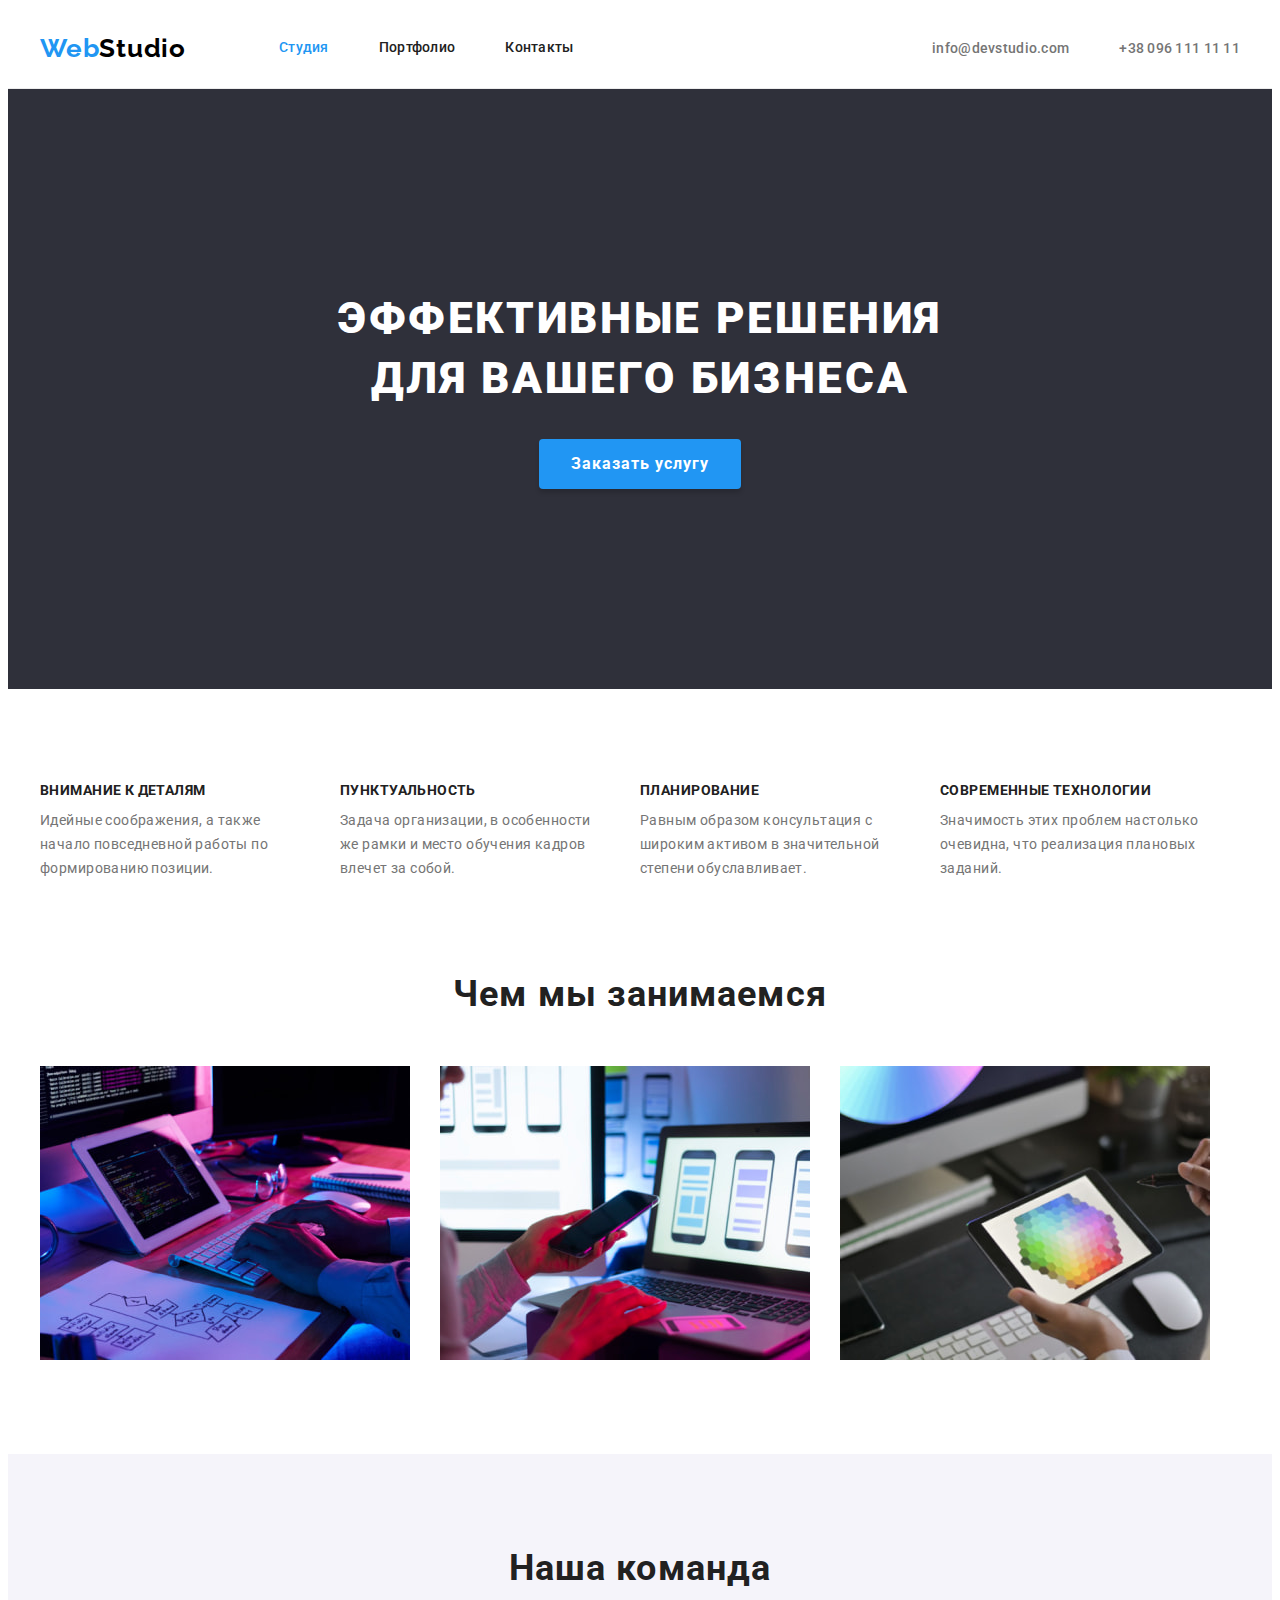
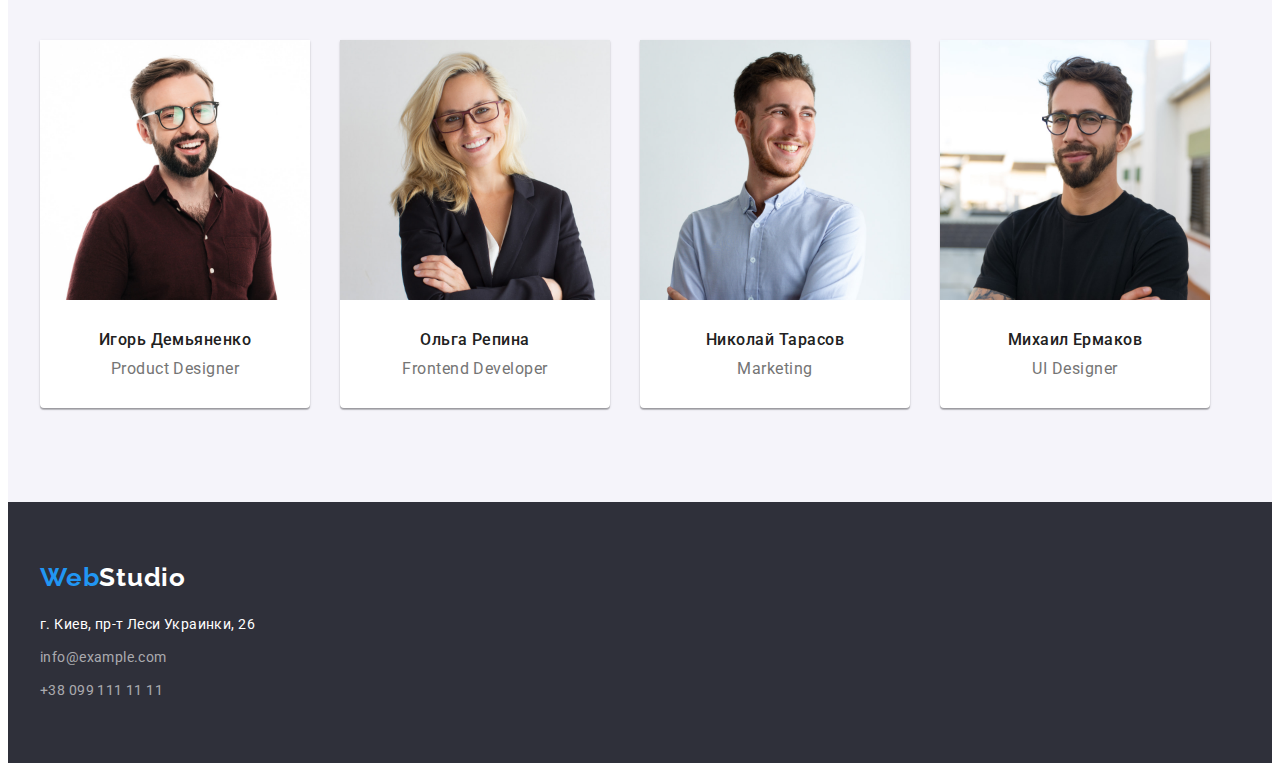
<file: index.html>
<!DOCTYPE html>
<html lang="ru">
  <head>
    <meta charset="UTF-8" />
    <meta http-equiv="X-UA-Compatible" content="IE=edge" />
    <meta name="viewport" content="width=device-width, initial-scale=1.0" />
    <title>Студия</title>
    <link rel="preconnect" href="https://fonts.googleapis.com" />
    <link rel="preconnect" href="https://fonts.gstatic.com" crossorigin />
    <link
      href="https://fonts.googleapis.com/css2?family=Raleway:wght@700&family=Roboto:wght@400;500;700;900&display=swap"
      rel="stylesheet"
    />
    <link
      rel="stylesheet"
      href="https://cdnjs.cloudflare.com/ajax/libs/modern-normalize/1.1.0/modern-normalize.min.css"
      integrity="sha512-wpPYUAdjBVSE4KJnH1VR1HeZfpl1ub8YT/NKx4PuQ5NmX2tKuGu6U/JRp5y+Y8XG2tV+wKQpNHVUX03MfMFn9Q=="
      crossorigin="anonymous"
      referrerpolicy="no-referrer"
    />
    <link rel="stylesheet" href="./css/styles.css" />
  </head>
  <body>
    <header class="header">
      <div class="container header-container">
        <nav class="navigation">
          <a class="link-logo link header-logo" href="./index.html" lang="en"
            >Web<span class="logo-studio">Studio</span>
          </a>
          <ul class="nav-list list">
            <li class="nav-item">
              <a class="nav-link link current" href="./index.html">Студия</a>
            </li>
            <li class="nav-item">
              <a class="nav-link link" href="./portfolio.html">Портфолио</a>
            </li>
            <li class="nav-item">
              <a class="nav-link link" href="#">Контакты</a>
            </li>
          </ul>
        </nav>
        <ul class="contacts list">
          <li class="contacts-item">
            <a class="contacts-link link" href="mailto:info@devstudio.com">info@devstudio.com</a>
          </li>
          <li class="contacts-item">
            <a class="contacts-link link" href="tel:+380961111111">+38 096 111 11 11</a>
          </li>
        </ul>
      </div>
    </header>
    <main>
      <!--Секция Hero-->
      <section class="hero section">
        <div class="container">
          <h1 class="hero-title">Эффективные решения для вашего бизнеса</h1>
          <button class="hero-btn" type="button">Заказать услугу</button>
        </div>
      </section>
      <!--Особенности-->
      <section class="benefits section">
        <div class="container">
          <h2 class="section-title visually-hidden">Особенности</h2>
          <ul class="benefits-list list">
            <li class="benefits-item">
              <h3 class="benefits-title">Внимание к деталям</h3>
              <p class="benefits-text">
                Идейные соображения, а также начало повседневной работы по формированию позиции.
              </p>
            </li>
            <li class="benefits-item">
              <h3 class="benefits-title">Пунктуальность</h3>
              <p class="benefits-text">
                Задача организации, в особенности же рамки и место обучения кадров влечет за собой.
              </p>
            </li>
            <li class="benefits-item">
              <h3 class="benefits-title">Планирование</h3>
              <p class="benefits-text">
                Равным образом консультация с широким активом в значительной степени обуславливает.
              </p>
            </li>
            <li class="benefits-item">
              <h3 class="benefits-title">Современные технологии</h3>
              <p class="benefits-text">
                Значимость этих проблем настолько очевидна, что реализация плановых заданий.
              </p>
            </li>
          </ul>
        </div>
      </section>
      <!--Чем мы занимаемся-->
      <section class="work section">
        <div class="container">
          <h2 class="section-title">Чем мы занимаемся</h2>
          <ul class="work-list list">
            <li class="work-item">
              <img
                class="work-img"
                src="./images/work/box-1.jpg"
                alt="Разроботка структуры сайта"
                width="370"
                height="294"
              />
            </li>
            <li class="work-item">
              <img
                class="work-img"
                src="./images/work/box-2.jpg"
                alt="Адаптивная разработка"
                width="370"
                height="294"
              />
            </li>
            <li class="work-item">
              <img
                class="work-img"
                src="./images/work/box-3.jpg"
                alt="Цветовой дизайн"
                width="370"
                height="294"
              />
            </li>
          </ul>
        </div>
      </section>
      <!--Наша команда-->
      <section class="team section">
        <div class="container">
          <h2 class="section-title">Наша команда</h2>
          <ul class="team-list list">
            <li class="team-item">
              <img
                class="members-img"
                src="./images/team/product-designer.jpg"
                alt="Игорь Демьяненко"
                width="270"
                height="260"
              />
              <div class="members-group">
                <h3 class="members-title">Игорь Демьяненко</h3>
                <p class="members-position" lang="en">Product Designer</p>
              </div>
            </li>
            <li class="team-item">
              <img
                class="members-img"
                src="./images/team/frontend-developer.jpg"
                alt="Ольга Репина"
                width="270"
                height="260"
              />
              <div class="members-group">
                <h3 class="members-title">Ольга Репина</h3>
                <p class="members-position" lang="en">Frontend Developer</p>
              </div>
            </li>
            <li class="team-item">
              <img
                class="members-img"
                src="./images/team/marketing.jpg"
                alt="Николай Тарасов"
                width="270"
                height="260"
              />
              <div class="members-group">
                <h3 class="members-title">Николай Тарасов</h3>
                <p class="members-position" lang="en">Marketing</p>
              </div>
            </li>
            <li class="team-item">
              <img
                class="members-img"
                src="./images/team/ui-designer.jpg"
                alt="Михаил Ермаков"
                width="270"
                height="260"
              />
              <div class="members-group">
                <h3 class="members-title">Михаил Ермаков</h3>
                <p class="members-position" lang="en">UI Designer</p>
              </div>
            </li>
          </ul>
        </div>
      </section>
    </main>
    <footer class="footer">
      <div class="container">
        <a class="link-logo link footer-logo" href="./index.html" lang="en"
          >Web<span class="footer-logo-studio">Studio</span>
        </a>
        <address class="footer-address">
          <ul class="footer-list list">
            <li class="footer-item">
              <a
                class="footer-address link"
                href="https://maps.app.goo.gl/owwXhyqhxYpqnWEB8"
                target="_blank"
                rel="noreferrer noopener"
                >г. Киев, пр-т Леси Украинки, 26</a
              >
            </li>
            <li class="footer-item">
              <a class="footer-contact-item link" href="mailto:info@example.com"
                >info@example.com</a
              >
            </li>
            <li class="footer-item">
              <a class="footer-contact-item link" href="tel:+380991111111">+38 099 111 11 11</a>
            </li>
          </ul>
        </address>
      </div>
    </footer>
  </body>
</html>
</file>
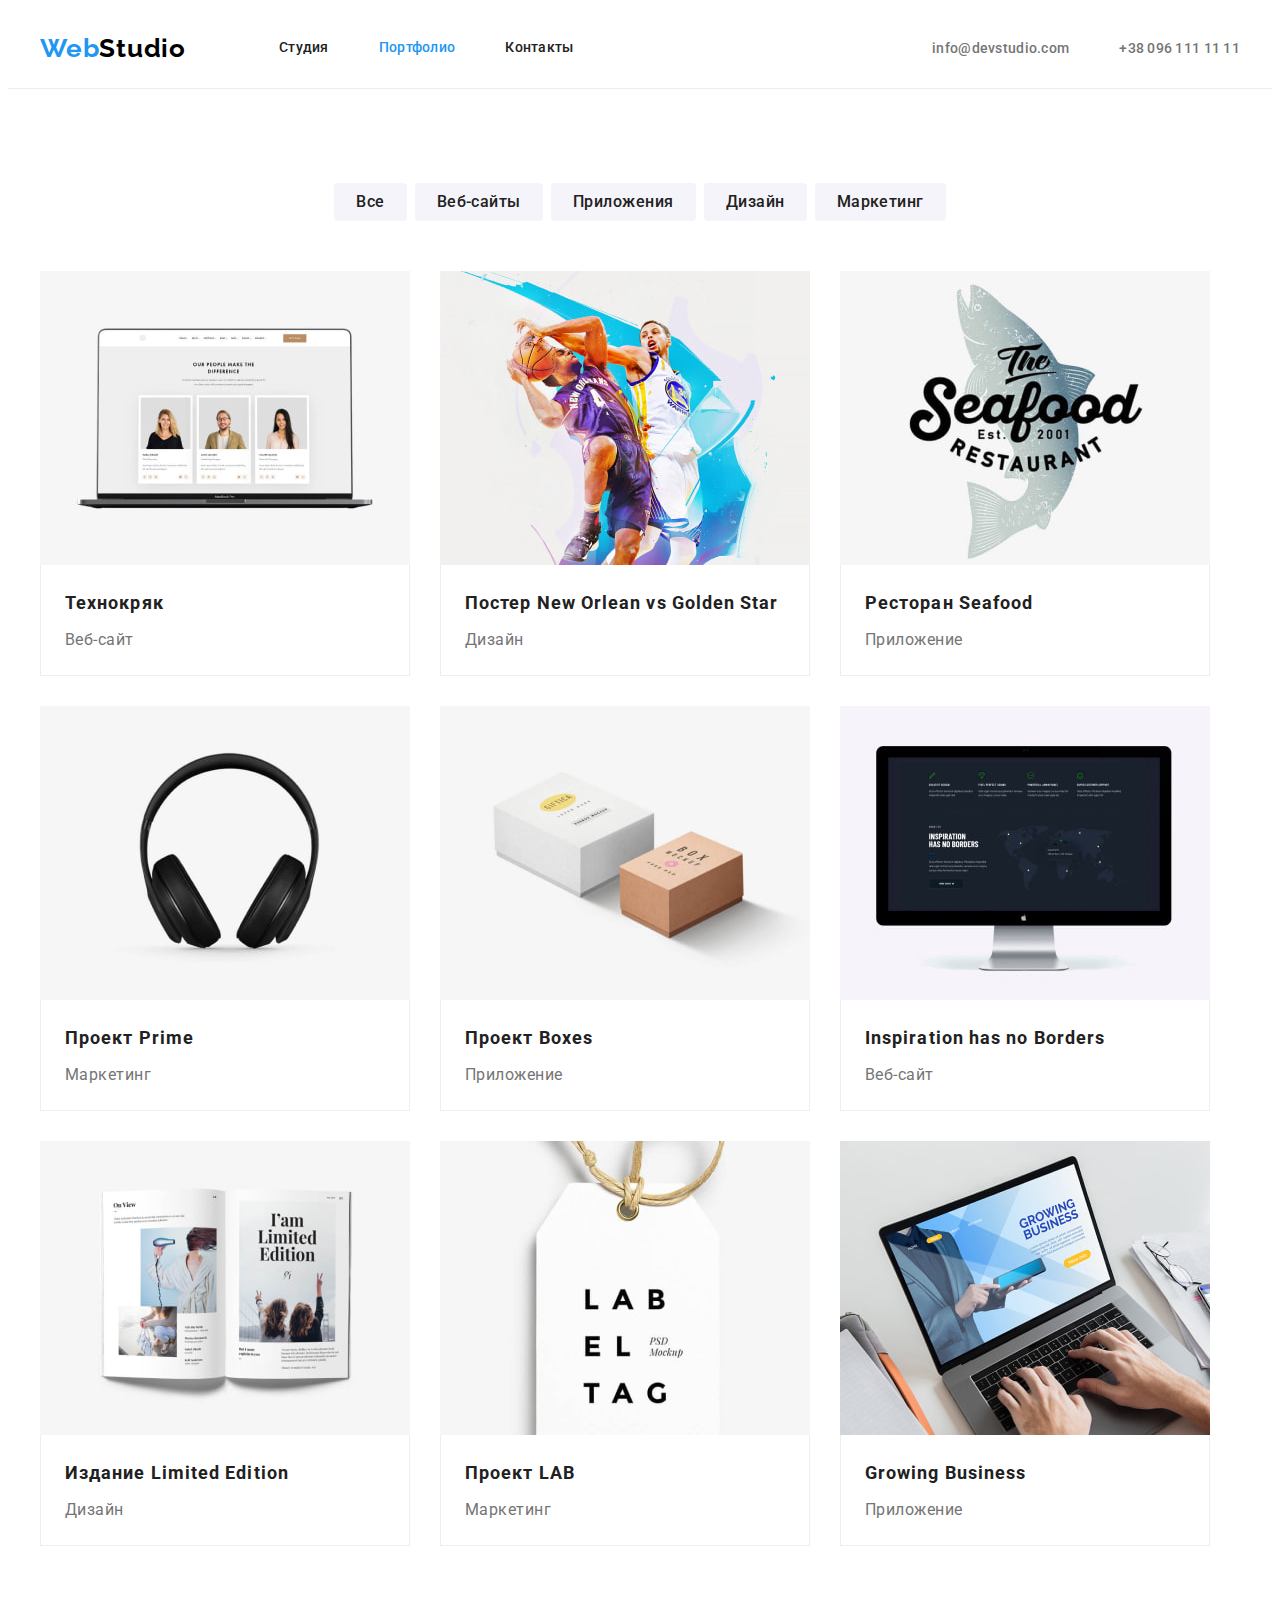
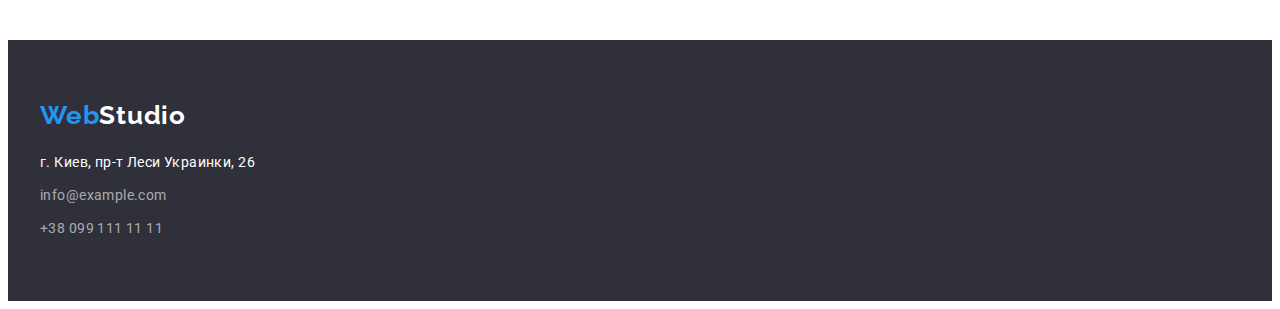
<file: portfolio.html>
<!DOCTYPE html>
<html lang="ru">
  <head>
    <meta charset="UTF-8" />
    <meta http-equiv="X-UA-Compatible" content="IE=edge" />
    <meta name="viewport" content="width=device-width, initial-scale=1.0" />
    <title>Портфолио</title>
    <link rel="preconnect" href="https://fonts.googleapis.com" />
    <link rel="preconnect" href="https://fonts.gstatic.com" crossorigin />
    <link
      href="https://fonts.googleapis.com/css2?family=Raleway:wght@700&family=Roboto:wght@400;500;700;900&display=swap"
      rel="stylesheet"
    />
    <link
      rel="stylesheet"
      href="https://cdnjs.cloudflare.com/ajax/libs/modern-normalize/1.1.0/modern-normalize.min.css"
      integrity="sha512-wpPYUAdjBVSE4KJnH1VR1HeZfpl1ub8YT/NKx4PuQ5NmX2tKuGu6U/JRp5y+Y8XG2tV+wKQpNHVUX03MfMFn9Q=="
      crossorigin="anonymous"
      referrerpolicy="no-referrer"
    />
    <link rel="stylesheet" href="./css/styles.css" />
  </head>
  <body>
    <header class="header">
      <div class="container header-container">
        <nav class="navigation">
          <a class="link-logo link header-logo" href="./index.html" lang="en"
            >Web<span class="logo-studio">Studio</span>
          </a>
          <ul class="nav-list list">
            <li class="nav-item">
              <a class="nav-link link" href="./index.html">Студия</a>
            </li>
            <li class="nav-item">
              <a class="nav-link link current" href="./portfolio.html">Портфолио</a>
            </li>
            <li class="nav-item">
              <a class="nav-link link" href="#">Контакты</a>
            </li>
          </ul>
        </nav>
        <ul class="contacts list">
          <li class="contacts-item">
            <a class="contacts-link link" href="mailto:info@devstudio.com">info@devstudio.com</a>
          </li>
          <li class="contacts-item">
            <a class="contacts-link link" href="tel:+380961111111">+38 096 111 11 11</a>
          </li>
        </ul>
      </div>
    </header>
    <main>
      <!--Главная секция Портфолио-->
      <section class="portfolio section">
        <div class="container">
          <h1 class="section-title visually-hidden">Портфолио</h1>
          <ul class="portfolio-list list">
            <li class="portfolio-item">
              <button class="portfolio-btn" type="button">Все</button>
            </li>
            <li class="portfolio-item">
              <button class="portfolio-btn" type="button">Веб-сайты</button>
            </li>
            <li class="portfolio-item">
              <button class="portfolio-btn" type="button">Приложения</button>
            </li>
            <li class="portfolio-item">
              <button class="portfolio-btn" type="button">Дизайн</button>
            </li>
            <li class="portfolio-item">
              <button class="portfolio-btn" type="button">Маркетинг</button>
            </li>
          </ul>

          <ul class="portfolio-cards list">
            <li class="portfolio-cards-item">
              <a class="portfolio-link" href="">
                <img
                  class="cards-img"
                  src="./images/portfolio/technokrak.jpg"
                  alt="Технокряк"
                  width="370"
                  height="294"
                />
                <div class="card-group">
                  <h2 class="cards-title">Технокряк</h2>
                  <p class="cards-text">Веб-сайт</p>
                </div>
              </a>
            </li>
            <li class="portfolio-cards-item">
              <a class="portfolio-link" href="#">
                <img
                  class="cards-img"
                  src="./images/portfolio/poster.jpg"
                  alt="Постер"
                  width="370"
                  height="294"
                />
                <div class="card-group">
                  <h2 class="cards-title">
                    Постер <span lang="en">New Orlean vs Golden Star</span>
                  </h2>
                  <p class="cards-text">Дизайн</p>
                </div>
              </a>
            </li>
            <li class="portfolio-cards-item">
              <a class="portfolio-link" href="#">
                <img
                  class="cards-img"
                  src="./images/portfolio/restaurant-seafood.jpg"
                  alt="Ресторан морепродуктов"
                  width="370"
                  height="294"
                />
                <div class="card-group">
                  <h2 class="cards-title">Ресторан <span>Seafood</span></h2>
                  <p class="cards-text">Приложение</p>
                </div>
              </a>
            </li>
            <li class="portfolio-cards-item">
              <a class="portfolio-link" href="#">
                <img
                  class="cards-img"
                  src="./images/portfolio/project-prime.jpg"
                  alt="Проект прайм"
                  width="370"
                  height="294"
                />
                <div class="card-group">
                  <h2 class="cards-title">Проект <span>Prime</span></h2>
                  <p class="cards-text">Маркетинг</p>
                </div>
              </a>
            </li>
            <li class="portfolio-cards-item">
              <a class="portfolio-link" href="#">
                <img
                  class="cards-img"
                  src="./images/portfolio/project-boxes.jpg"
                  alt="Проект коробка"
                  width="370"
                  height="294"
                />
                <div class="card-group">
                  <h2 class="cards-title">Проект <span lang="en">Boxes</span></h2>
                  <p class="cards-text">Приложение</p>
                </div>
              </a>
            </li>
            <li class="portfolio-cards-item">
              <a class="portfolio-link" href="#">
                <img
                  class="cards-img"
                  src="./images/portfolio/inspiration.jpg"
                  alt="Вдохновение не имеет границ "
                  width="370"
                  height="294"
                />
                <div class="card-group">
                  <h2 class="cards-title"><span lang="en">Inspiration has no Borders</span></h2>
                  <p class="cards-text">Веб-сайт</p>
                </div>
              </a>
            </li>
            <li class="portfolio-cards-item">
              <a class="portfolio-link" href="#">
                <img
                  class="cards-img"
                  src="./images/portfolio/limited-edition.jpg"
                  alt="Журнал даного издательства"
                  width="370"
                  height="294"
                />
                <div class="card-group">
                  <h2 class="cards-title">Издание <span lang="en">Limited Edition</span></h2>
                  <p class="cards-text">Дизайн</p>
                </div>
              </a>
            </li>
            <li class="portfolio-cards-item">
              <a class="portfolio-link" href="#">
                <img
                  class="cards-img"
                  src="./images/portfolio/project-lab.jpg"
                  alt="Проект лаб"
                  width="370"
                  height="294"
                />
                <div class="card-group">
                  <h2 class="cards-title">Проект <span lang="en">LAB</span></h2>
                  <p class="cards-text">Маркетинг</p>
                </div>
              </a>
            </li>
            <li class="portfolio-cards-item">
              <a class="portfolio-link" href="#">
                <img
                  class="cards-img"
                  src="./images/portfolio/growing-business.jpg"
                  alt="Растущий бизнес"
                  width="370"
                  height="294"
                />
                <div class="card-group">
                  <h2 class="cards-title" lang="en">Growing Business</h2>
                  <p class="cards-text">Приложение</p>
                </div>
              </a>
            </li>
          </ul>
        </div>
      </section>
    </main>
    <footer class="footer">
      <div class="container">
        <a class="link-logo link footer-logo" href="./index.html" lang="en"
          >Web<span class="footer-logo-studio">Studio</span>
        </a>
        <address class="footer-address">
          <ul class="footer-list list">
            <li class="footer-item">
              <a
                class="footer-address link"
                href="https://maps.app.goo.gl/owwXhyqhxYpqnWEB8"
                target="_blank"
                rel="noreferrer noopener"
                >г. Киев, пр-т Леси Украинки, 26</a
              >
            </li>
            <li class="footer-item">
              <a class="footer-contact-item link" href="mailto:info@example.com"
                >info@example.com</a
              >
            </li>
            <li class="footer-item">
              <a class="footer-contact-item link" href="tel:+380991111111">+38 099 111 11 11</a>
            </li>
          </ul>
        </address>
      </div>
    </footer>
  </body>
</html>
</file>
<file: css/styles.css>
:root {
  /*fonts*/

  --main-font: 'Roboto', sans-serif;
  --secondary-font: 'Raleway', sans-serif;

  /*text-colors*/

  --main-txt-cl: #757575;
  --secondary-txt-cl: #212121;
  --accent-cl: #2196f3;
  --secondary-txt-white: #ffffff;
  --secondary-txt-black: #000000;

  /*background-colors*/

  --main-bg-cl: #ffffff;
  --secondary-bg-cl: #f5f4fa;
  --dark-bg-cl: #2f303a;
  --bgd-button: #2196f3;
  --secondary-bgd-button: #188ce8;

  /*border-colors*/
  --border-header:#ECECEC;
  --border-cards-portfolio:#eeeeee;
}

body {
  font-family: var(--main-font);
  font-size: 14px;
  letter-spacing: 0.03em;
  color: var(--main-txt-cl);
}

h1,
h2,
h3,
h4,
h5,
h6,
p,
ul {
  margin: 0;
  padding: 0;
}

img {
  display: block;
  max-width: 100%;
  height: auto;
}

.container {
  width: 1200px;
  padding-right: 15px;
  padding-left: 15px;

  margin-right: auto;
  margin-left: auto;
}

.visually-hidden {
  position: absolute;
  white-space: nowrap;
  width: 1px;
  height: 1px;
  overflow: hidden;
  border: 0;
  padding: 0;
  clip: rect(0 0 0 0);
  clip-path: inset(50%);
  margin: -1px;
}

.link {
  text-decoration: none;
  color: currentColor;
}

.list {
  list-style: none;
}

.section {
  padding-top: 94px;
  padding-bottom: 94px;
}

/*-----------------
| Header section
-------------------*/
.header {
  border-bottom: 1px solid var(--border-header);
}
.header-container {
  display: flex;
}
.navigation {
  display: flex;
  align-items: center;
}

.header-logo {
  margin-right: 93px;
}
.link {
  font-weight: 500;
  font-size: 14px;
  line-height: 1.14;
  letter-spacing: 0.02em;
  color: var(--secondary-txt-cl);
}

.link-logo {
  font-family: var(--secondary-font);
  font-weight: 700;
  font-size: 26px;
  line-height: 1.19;
  letter-spacing: 0.03em;
  color: var(--accent-cl);
}

.logo-studio {
  color: var(--secondary-txt-black);
}

.link:hover,
.link:focus {
  color: var(--accent-cl);
}
.nav-list {
  display: flex;
}
.nav-item {
  margin-right: 50px;
}
.nav-item:last-child {
  margin-right: 0;
}

.nav-link {
  display: block;
  padding-top: 32px;
  padding-bottom: 32px;
}
.contacts {
  display: flex;
  align-items: center;
  margin-left: auto;
}
.contacts-item {
  margin-right: 50px;
}
.contacts-item:last-child {
  margin-right: 0;
}

.contacts-link {
  padding-top: 32px;
  padding-bottom: 32px;
  color: var(--main-txt-cl);
}

.current {
  color: var(--accent-cl);
}

/*======================
| Main content page studio
========================*/
/*-----------------
| Hero section
-------------------*/
.hero {
  padding-top: 200px;
  padding-bottom: 200px;
  text-align: center;
  background-color: var(--dark-bg-cl);
}

.hero-title {
  width: 696px;
  margin-right: auto;
  margin-bottom: 30px;
  margin-left: auto;

  font-weight: 900;
  font-size: 44px;
  line-height: 1.36;
  text-align: center;
  letter-spacing: 0.06em;
  text-transform: uppercase;
  color: var(--secondary-txt-white);
}

.hero-btn {
  padding: 10px 32px;
  border: 0;
  box-shadow: 0px 4px 4px rgba(0, 0, 0, 0.15);
  border-radius: 4px;

  font-family: inherit;
  font-weight: 700;
  font-size: 16px;
  line-height: 1.88;
  align-items: center;
  text-align: center;
  letter-spacing: 0.06em;
  color: var(--secondary-txt-white);
  background-color: var(--bgd-button);
  cursor: pointer;
}

.hero-btn:hover,
.hero-btn:focus {
  background-color: var(--secondary-bgd-button);
}

/*-----------------
| Benefits section
-------------------*/
.benefits{
  padding-bottom: 0;
}
.benefits-list {
  display: flex;
}
.benefits-item {
  width: 270px;
  margin-right: 30px;
}

.benefits-item:last-child {
  margin-right: 0;
}

.benefits-title {
  margin-bottom: 10px;

  font-weight: 700;
  font-size: 14px;
  line-height: 1.14;
  letter-spacing: 0.03em;
  text-transform: uppercase;
  color: var(--secondary-txt-cl);
}
.benefits-text {
  font-size: 14px;
  line-height: 1.71;
  letter-spacing: 0.03em;
  color: currentColor;
}
/*-----------------
| Section What are we doing
-------------------*/
.section-title {
  margin-bottom: 50px;
  font-weight: 700;
  font-size: 36px;
  line-height: 1.16;
  text-align: center;
  letter-spacing: 0.03em;
  color: var(--secondary-txt-cl);
}
.work-list {
  display: flex;
}
.work-item {
  margin-right: 30px;
}
.work-item:last-child {
  margin-right: 0;
}

/*-----------------
| Section Our team
-------------------*/
.team {
  background-color: var(--secondary-bg-cl);
}
.team-list {
  display: flex;
}

.team-item {
  margin-right: 30px;
  background-color: var(--main-bg-cl);
  box-shadow: 0px 1px 3px rgba(0, 0, 0, 0.12), 0px 1px 1px rgba(0, 0, 0, 0.14),
    0px 2px 1px rgba(0, 0, 0, 0.2);
  border-radius: 0px 0px 4px 4px;
}
.team-item:last-child {
  margin-right: 0;
}
.members-group {
  padding-top: 30px;
  padding-bottom: 30px;
}

.members-title {
  margin-bottom: 10px;

  font-weight: 500;
  font-size: 16px;
  line-height: 1.19;
  text-align: center;
  letter-spacing: 0.03em;
  color: var(--secondary-txt-cl);
}
.members-position {
  font-size: 16px;
  line-height: 1.19;
  text-align: center;
  letter-spacing: 0.03em;
  color: currentColor;
}

/*-----------------
| Footer section
-------------------*/
.footer {
  padding-top: 60px;
  padding-bottom: 60px;
  background-color: var(--dark-bg-cl);
}
.footer-logo {
  display: block;
  margin-bottom: 20px;
}
.footer-logo-studio {
  color: var(--secondary-txt-white);
}
.footer-address {
  font-style: normal;
}
.footer-address {
  font-weight: 400;
  font-size: 14px;
  line-height: 1.71;
  letter-spacing: 0.03em;
  color: var(--secondary-txt-white);
}
.footer-address:hover,
.footer-address:focus {
  color: var(--accent-cl);
}
.footer-item {
  margin-bottom: 9px;
}
.footer-item:last-child{
  margin-bottom: 0;
}
.footer-contact-item {
  font-weight: 400;
  font-size: 14px;
  line-height: 1.71;
  letter-spacing: 0.03em;
  color: rgba(255, 255, 255, 0.6);
}
.footer-contact-item:hover,
.footer-contact-item:focus {
  color: var(--accent-cl);
}

/*======================
| Main content page portfolio
========================*/
.portfolio-list {
  display: flex;
  justify-content: center;
  margin-bottom: 50px;
}
.portfolio-item {
  margin-right: 8px;
}
.portfolio-item:last-child {
  margin-right: 0;
}
.portfolio-btn {
  padding-top: 6px;
  padding-right: 22px;
  padding-bottom: 6px;
  padding-left: 22px;

  font-family: inherit;
  font-weight: 500;
  font-size: 16px;
  line-height: 1.62;
  text-align: center;
  letter-spacing: 0.03em;
  color: var(--secondary-txt-cl);
  background-color: var(--secondary-bg-cl);
  border: transparent;
  border-radius: 4px;
  cursor: pointer;
}

.portfolio-btn:hover,
.portfolio-btn:focus {
  color: var(--secondary-txt-white);
  background-color: var(--bgd-button);
}

.portfolio-cards {
  display: flex;
  flex-wrap: wrap;
}
.portfolio-cards-item {
  width: 370px;
  margin-right: 30px;
  margin-bottom: 30px;

  background-color: var(--main-bg-cl);
}
.portfolio-cards-item:nth-child(3n) {
  margin-right: 0;
}
.portfolio-cards-item:nth-last-child(-n + 3) {
  margin-bottom: 0;
}

.portfolio-link {
  text-decoration: none;
  color: currentColor;
}

.card-group {
  padding-top: 20px;
  padding-right: 24px;
  padding-bottom: 20px;
  padding-left: 24px;
  border: 1px solid var(--border-cards-portfolio);
  border-top: none;
}
.cards-title {
  margin-bottom: 4px;
  font-weight: 700;
  font-size: 18px;
  line-height: 2;
  letter-spacing: 0.06em;
  color: var(--secondary-txt-cl);
}
.cards-text {
  font-size: 16px;
  line-height: 1.88;
  letter-spacing: 0.03em;
  color: currentColor;
}
</file>
